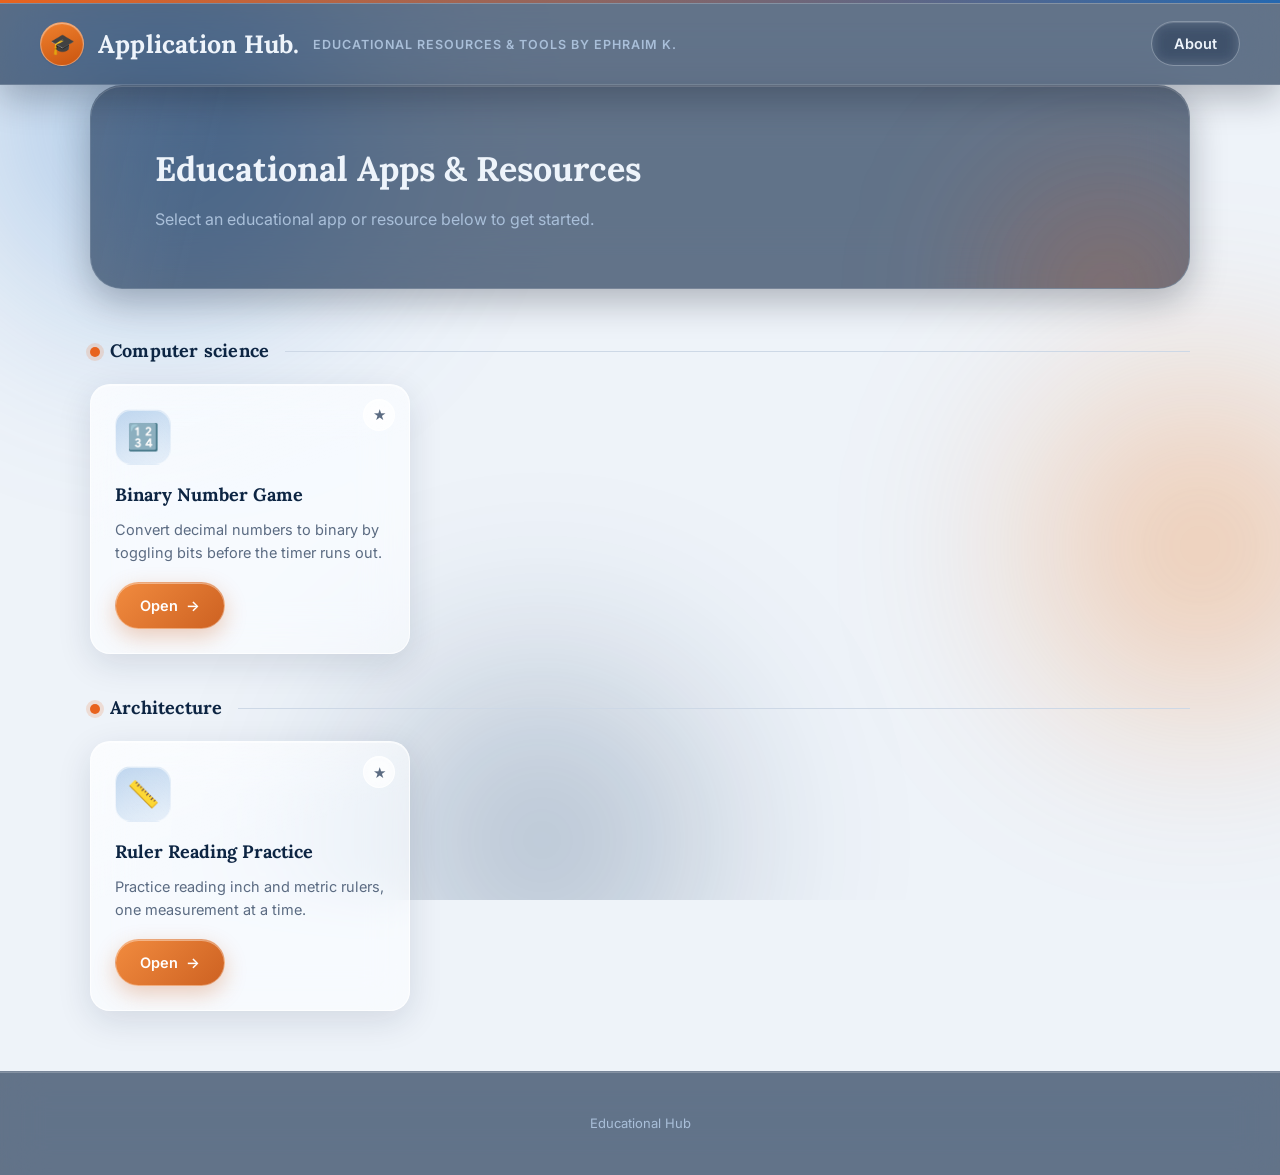
<file: index.html>
<!DOCTYPE html>
<html lang="en">
<head>
    <meta charset="UTF-8">
    <meta name="viewport" content="width=device-width, initial-scale=1.0">
    <title>Educational Application Hub</title>
    <link rel="stylesheet" href="style.css">
</head>

<body>

    <div class="bg-glow" aria-hidden="true">
        <span class="bg-glow__blob bg-glow__blob--1"></span>
        <span class="bg-glow__blob bg-glow__blob--2"></span>
        <span class="bg-glow__blob bg-glow__blob--3"></span>
    </div>

    <header class="topbar">
        <div class="app-brand">
            <h1>Application Hub.</h1>
            <p class="subtitle">educational resources & tools by Ephraim K.</p>
        </div>

        <nav class="nav-actions">
            <a href="about.html" class="nav-button">About</a>
        </nav>
    </header>

    <main>

        <section class="hero">
            <h2>Educational Apps & Resources</h2>
            <p>Select an educational app or resource below to get started.</p>
        </section>

        <section class="favorite-section" id="favoriteSection"></section>
        <div id="categoryContainer"></div>

    </main>

    <footer>
        <p>Educational Hub</p>
    </footer>

    <script src="cursor-glow.js" defer></script>
    <script>
        // This registry is the single source of truth for the app cards.
        // Each app supplies its own icon, which is rendered automatically.
        const Apps = [
            {
                id: 'ruler-reading',
                icon: '📏',
                title: 'Ruler Reading Practice',
                desc: 'Practice reading inch and metric rulers, one measurement at a time.',
                path: 'apps/app1/app1.html',
                category: 'Architecture'
            },
            {
                id: 'binary-game',
                icon: '🔢',
                title: 'Binary Number Game',
                desc: 'Convert decimal numbers to binary by toggling bits before the timer runs out.',
                path: 'apps/app2/app2.html',
                category: 'Computer science'
            }
        ];

        const CATEGORY_ORDER = ['Math', 'Science', 'English', 'History', 'Geography', 'Computer science', 'Study Tools', 'Reference', 'Other', 'Architecture', 'Music', 'Languages', 'Health', 'Social Studies', 'Economics', 'Philosophy', 'Psychology'];

        // favorite application spotlight slot
        const FAVORITE_KEY = 'educationalHubFavoriteAppId';

        function getFavoriteId() {
            return localStorage.getItem(FAVORITE_KEY);
        }

        function setFavoriteId(id) {
            if (id) {
                localStorage.setItem(FAVORITE_KEY, id);
            } else {
                localStorage.removeItem(FAVORITE_KEY);
            }
        }

        function attachGlow(card) {
            card.addEventListener('mousemove', function (e) {
                var rect = card.getBoundingClientRect();
                card.style.setProperty('--mx', ((e.clientX - rect.left) / rect.width * 100) + '%');
                card.style.setProperty('--my', ((e.clientY - rect.top) / rect.height * 100) + '%');
            });
        }

        function createFavToggle(app) {
            var btn = document.createElement('button');
            btn.type = 'button';
            btn.className = 'fav-toggle';
            btn.setAttribute('aria-label', 'Toggle favorite application');
            btn.setAttribute('title', 'Favorite application');
            btn.textContent = '★';
            if (getFavoriteId() === app.id) btn.classList.add('is-fav');

            btn.addEventListener('click', function (e) {
                e.preventDefault();
                e.stopPropagation();
                var isCurrentlyFav = getFavoriteId() === app.id;
                setFavoriteId(isCurrentlyFav ? null : app.id);
                render();
            });

            return btn;
        }

        function createCard(app, featured) {
            var card = document.createElement('article');
            card.className = 'app-card' + (featured ? ' featured' : '');

            if (featured) {
                var badge = document.createElement('div');
                badge.className = 'featured-badge';
                badge.textContent = '★ Favorite App';
                card.appendChild(badge);
            }

            var icon = document.createElement('div');
            icon.className = 'app-icon';
            icon.textContent = app.icon;
            card.appendChild(icon);

            var info = document.createElement('div');
            info.className = 'app-info';
            info.innerHTML =
                '<h3>' + app.title + '</h3>' +
                '<p>' + app.desc + '</p>' +
                '<a href="' + app.path + '" class="app-button">Open</a>';
            card.appendChild(info);

            card.appendChild(createFavToggle(app));
            attachGlow(card);

            return card;
        }

        function render() {
            // ---- favorite spotlight, top and center ----
            var favSection = document.getElementById('favoriteSection');
            favSection.innerHTML = '';
            var favId = getFavoriteId();
            var favApp = null;
            for (var i = 0; i < Apps.length; i++) {
                if (Apps[i].id === favId) { favApp = Apps[i]; break; }
            }
            if (favApp) {
                favSection.style.display = '';
                favSection.appendChild(createCard(favApp, true));
            } else {
                favSection.style.display = 'none';
            }

            // ---- categorized grids ----
            var container = document.getElementById('categoryContainer');
            container.innerHTML = '';

            var byCategory = {};
            Apps.forEach(function (app) {
                if (!byCategory[app.category]) byCategory[app.category] = [];
                byCategory[app.category].push(app);
            });

            var orderedCategories = CATEGORY_ORDER.slice();
            Object.keys(byCategory).forEach(function (cat) {
                if (orderedCategories.indexOf(cat) === -1) orderedCategories.push(cat);
            });

            orderedCategories.forEach(function (cat) {
                var apps = byCategory[cat];
                if (!apps || !apps.length) return;

                var section = document.createElement('section');
                section.className = 'category-section';

                var heading = document.createElement('h3');
                heading.className = 'category-title';
                heading.textContent = cat;
                section.appendChild(heading);

                var grid = document.createElement('div');
                grid.className = 'app-grid';
                apps.forEach(function (app) {
                    grid.appendChild(createCard(app, false));
                });
                section.appendChild(grid);

                container.appendChild(section);
            });
        }

        render();
    </script>

</body>
</html>
</file>
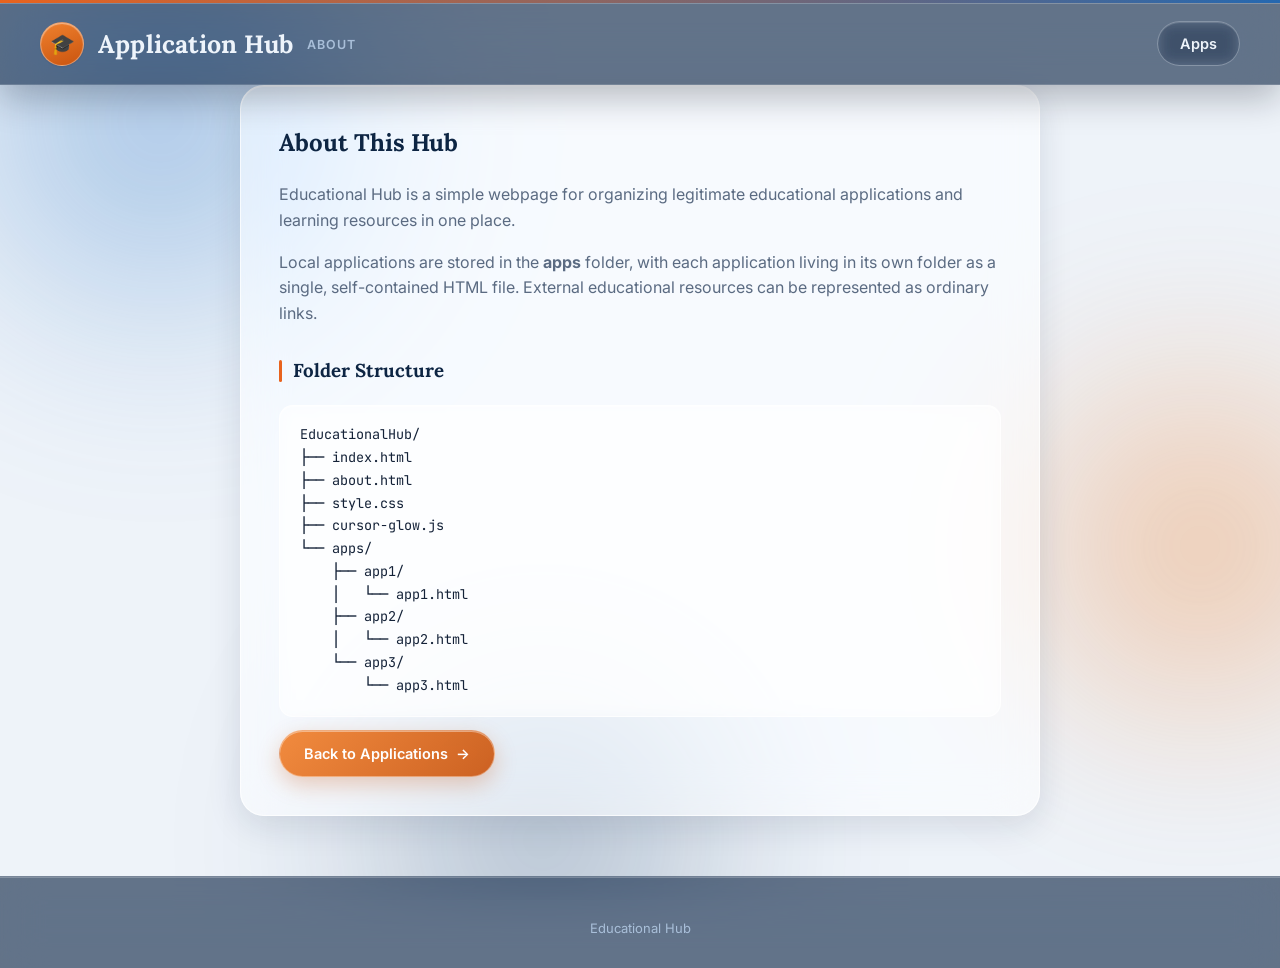
<file: about.html>
<!DOCTYPE html>
<html lang="en">
<head>
    <meta charset="UTF-8">
    <meta name="viewport" content="width=device-width, initial-scale=1.0">
    <title>About - Educational Hub</title>
    <link rel="stylesheet" href="style.css">
</head>

<body>

    <div class="bg-glow" aria-hidden="true">
        <span class="bg-glow__blob bg-glow__blob--1"></span>
        <span class="bg-glow__blob bg-glow__blob--2"></span>
        <span class="bg-glow__blob bg-glow__blob--3"></span>
    </div>

    <header class="topbar">
        <div>
            <h1>Application Hub</h1>
            <p class="subtitle">About</p>
        </div>

        <a href="index.html" class="nav-button">
            Apps
        </a>
    </header>

    <main>

        <section class="about-card">

            <h2>About This Hub</h2>

            <p>
                Educational Hub is a simple webpage for organizing legitimate
                educational applications and learning resources in one place.
            </p>

            <p>
                Local applications are stored in the <strong>apps</strong> folder,
                with each application living in its own folder as a single,
                self-contained HTML file. External educational resources can
                be represented as ordinary links.
            </p>

            <h3>Folder Structure</h3>

            <pre><code>EducationalHub/
├── index.html
├── about.html
├── style.css
├── cursor-glow.js
└── apps/
    ├── app1/
    │   └── app1.html
    ├── app2/
    │   └── app2.html
    └── app3/
        └── app3.html</code></pre>

            <a href="index.html" class="app-button">
                Back to Applications
            </a>

        </section>

    </main>

    <footer>
        <p>Educational Hub</p>
    </footer>

    <script src="cursor-glow.js" defer></script>
</body>
</html>
</file>
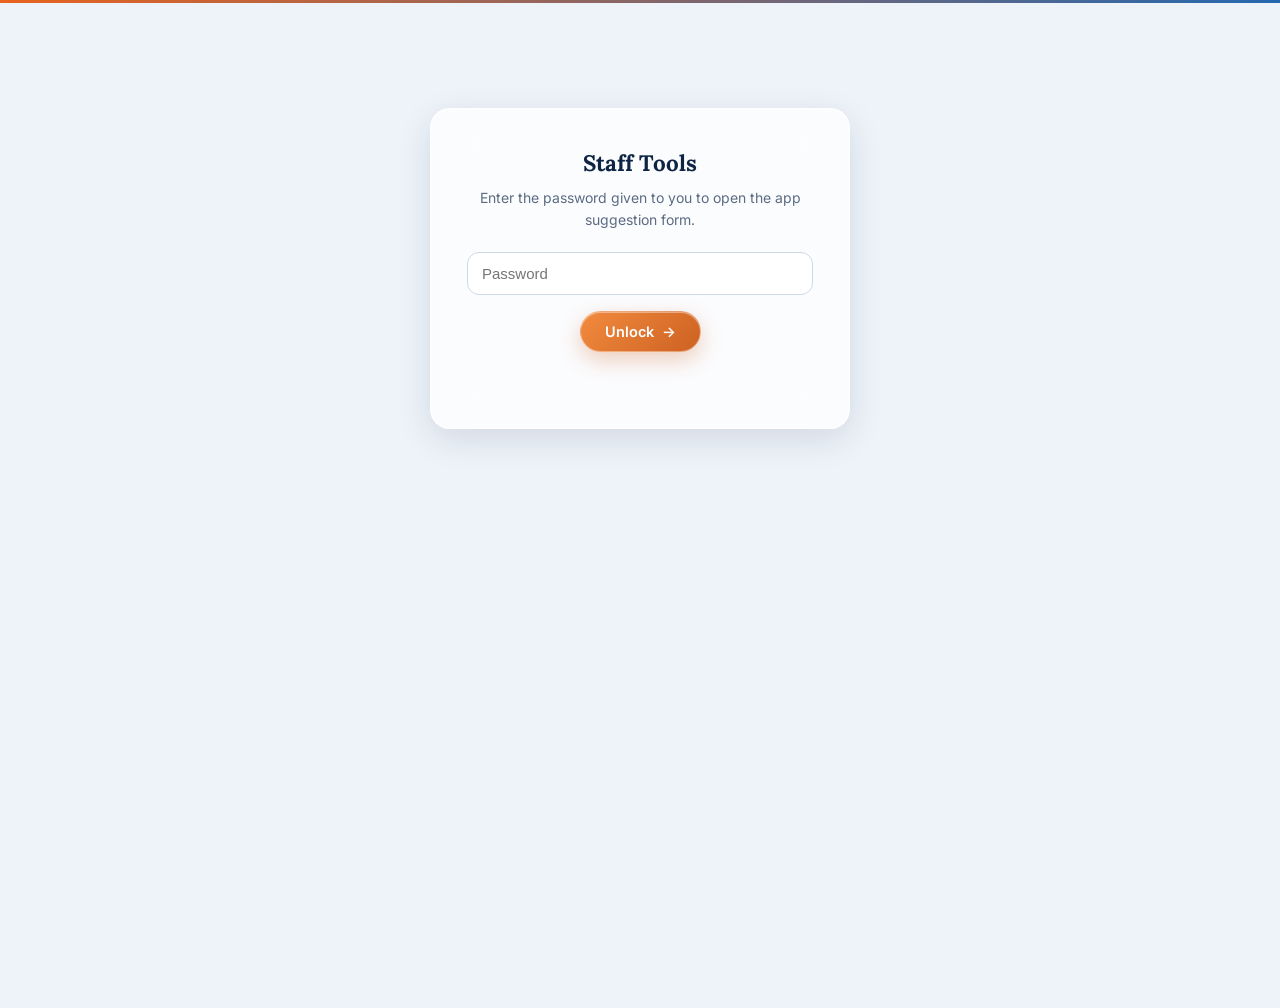
<file: apps/suggest.html>
<!DOCTYPE html>
<html lang="en">
<head>
  <meta charset="UTF-8">
  <meta name="viewport" content="width=device-width, initial-scale=1.0">
  <meta name="robots" content="noindex, nofollow">
  <title>Staff Tools | Educational Hub</title>
  <link rel="stylesheet" href="../style.css">
  <style>
    .gate-page { min-height: 100vh; }
    .gate-main {
      width: min(420px, 90%);
      margin: 12vh auto 0;
      text-align: center;
    }
    .gate-card {
      padding: clamp(24px, 5vw, 36px);
      background: var(--glass-light-bg-strong);
      backdrop-filter: blur(var(--glass-blur));
      border: 1px solid var(--glass-light-border);
      border-radius: 20px;
      box-shadow: inset 0 1px 0 var(--glass-light-highlight), var(--glass-light-shadow);
    }
    .gate-card h2 { margin: 0 0 6px; color: var(--navy-900); font-size: 1.4rem; }
    .gate-card p { margin: 0 0 20px; color: var(--text-dim); font-size: 14px; }
    .gate-input {
      width: 100%;
      padding: 12px 14px;
      border-radius: 12px;
      border: 1px solid var(--border-strong);
      background: var(--surface);
      color: var(--navy-900);
      font-size: 15px;
      box-sizing: border-box;
    }
    .gate-input:focus { outline: none; border-color: var(--blue-500); }
    .gate-actions { margin-top: 16px; }
    .gate-error {
      min-height: 20px;
      margin: 12px 0 0;
      color: #a93b19;
      font-size: 13px;
      font-weight: 600;
    }
    .gate-success { color: #18724a; font-size: 14px; font-weight: 600; margin: 0 0 16px; }
  </style>
</head>
<body class="gate-page">
  <main class="gate-main">
    <section class="gate-card" id="card">
      <div id="lockedView">
        <h2>Staff Tools</h2>
        <p>Enter the password given to you to open the app suggestion form.</p>
        <input type="password" id="pwInput" class="gate-input" placeholder="Password" autocomplete="off">
        <div class="gate-actions">
          <button class="app-button" id="unlockButton" type="button">Unlock</button>
        </div>
        <p class="gate-error" id="gateError"></p>
      </div>

      <div id="unlockedView" style="display:none;">
        <p class="gate-success">Unlocked.</p>
        <h2>Suggest an App</h2>
        <p>This opens a short Google Form suggestions go straight to me, nothing is posted publicly.</p>
        <div class="gate-actions">
          <a class="app-button" id="formLink"
             href="https://docs.google.com/forms/d/e/1FAIpQLSfPPyZYnPicn778eGBmvwOtqndSK60_oSDeH0JeuGXs4zua1w/viewform"
             target="_blank" rel="noopener">Open the form</a>
        </div>
      </div>
    </section>
  </main>

  <script>
    (function () {
      var PASSWORD_HASH = '817045173e23545ef8d72baf5800079a796b53da6b8a0a1e199c161253941a35';

      var pwInput = document.getElementById('pwInput');
      var unlockButton = document.getElementById('unlockButton');
      var gateError = document.getElementById('gateError');
      var lockedView = document.getElementById('lockedView');
      var unlockedView = document.getElementById('unlockedView');

      async function sha256Hex(text) {
        var bytes = new TextEncoder().encode(text);
        var digest = await crypto.subtle.digest('SHA-256', bytes);
        return Array.from(new Uint8Array(digest))
          .map(function (b) { return b.toString(16).padStart(2, '0'); })
          .join('');
      }

      async function tryUnlock() {
        var value = pwInput.value.trim();
        if (!value) return;

        unlockButton.disabled = true;
        var hash = await sha256Hex(value);
        unlockButton.disabled = false;

        if (hash === PASSWORD_HASH) {
          gateError.textContent = '';
          lockedView.style.display = 'none';
          unlockedView.style.display = 'block';
        } else {
          gateError.textContent = 'That password isn\'t right contact me.';
          pwInput.value = '';
          pwInput.focus();
        }
      }

      unlockButton.addEventListener('click', tryUnlock);
      pwInput.addEventListener('keydown', function (e) {
        if (e.key === 'Enter') tryUnlock();
      });
    })();
  </script>
</body>
</html>
</file>
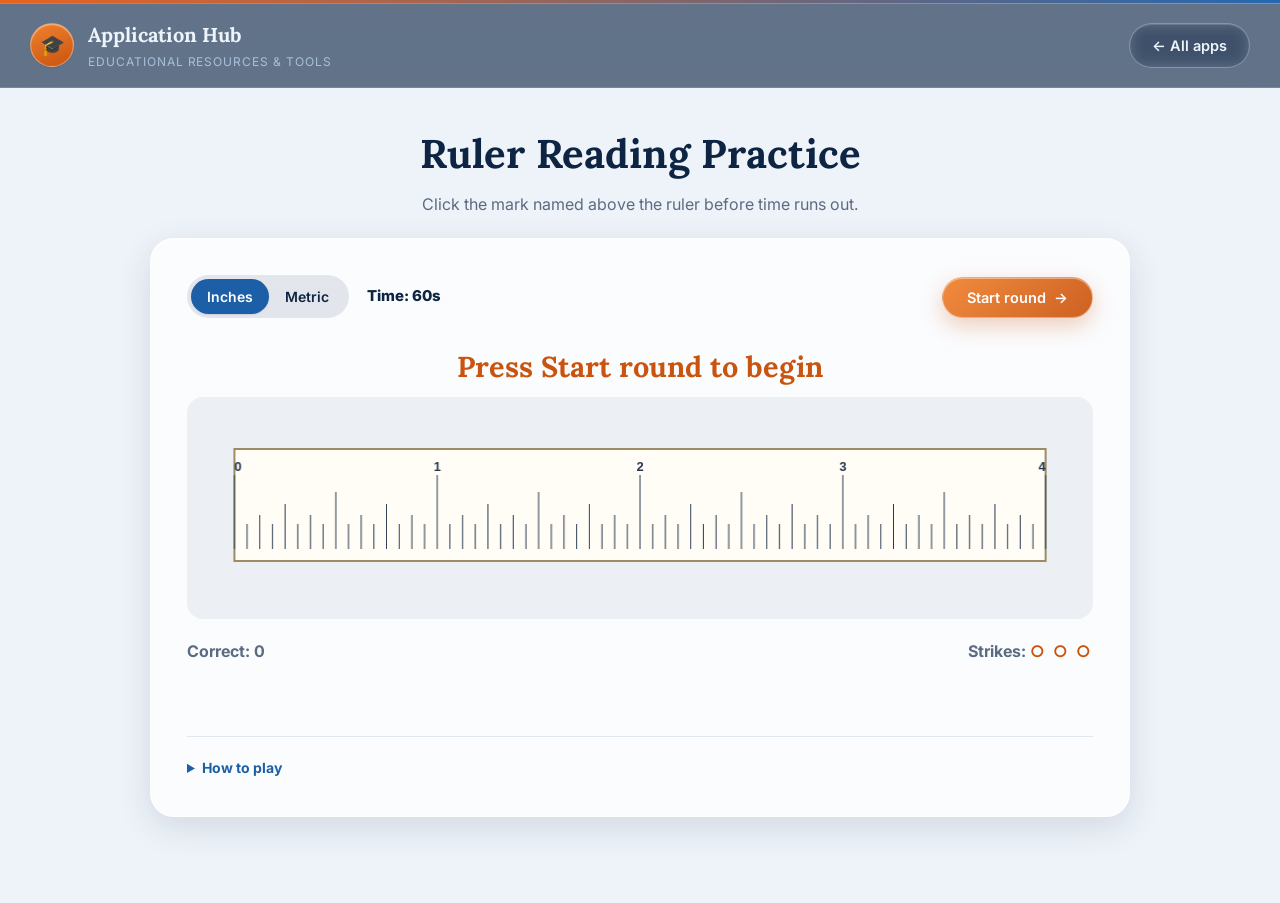
<file: apps/app1/app1.html>
<!DOCTYPE html>
<html lang="en">
<head>
  <meta charset="UTF-8">
  <meta name="viewport" content="width=device-width, initial-scale=1.0">
  <title>Ruler Reading Practice | Educational Hub</title>
  <link rel="stylesheet" href="../../style.css">
  <style>
    .ruler-page { min-height: 100vh; }
    .ruler-page .app-topbar { gap: 20px; }
    .app-brand p { margin: 1px 0 0; color: var(--text-on-dark-dim); font-size: 12px; letter-spacing: .08em; text-transform: uppercase; }
    .ruler-main { width: min(980px, 92%); margin: 34px auto 56px; }
    .practice-intro { text-align: center; margin-bottom: 20px; }
    .practice-intro h2 { margin: 0; color: var(--navy-900); font-size: clamp(1.8rem, 4vw, 2.5rem); }
    .practice-intro p { margin: 6px 0 0; color: var(--text-dim); }
    .practice-card {
      padding: clamp(20px, 4vw, 36px);
      background: var(--glass-light-bg-strong);
      backdrop-filter: blur(var(--glass-blur));
      border: 1px solid var(--glass-light-border);
      border-radius: 24px;
      box-shadow: inset 0 1px 0 var(--glass-light-highlight), var(--glass-light-shadow);
    }
    .mode-row, .game-status { display: flex; justify-content: space-between; align-items: center; gap: 18px; flex-wrap: wrap; }
    .mode-picker { display: inline-flex; padding: 4px; background: rgba(13,37,67,.1); border-radius: 999px; }
    .mode-picker button {
      border: 0; border-radius: 999px; padding: 9px 16px; background: transparent;
      color: var(--navy-900); font: 600 14px Inter, sans-serif; cursor: pointer;
    }
    .mode-picker button[aria-pressed="true"] { color: #fff; background: var(--blue-700); box-shadow: var(--shadow-sm); }
    .timer { margin: 0; color: var(--navy-900); font-size: 15px; font-weight: 800; }
    .timer.is-urgent { color: var(--orange-700); }
    .round-button { margin-left: auto; }
    .target { margin: 30px 0 12px; color: var(--navy-900); text-align: center; font: 700 clamp(1.35rem, 3vw, 1.8rem) Lora, Georgia, serif; }
    .target strong { color: var(--orange-700); }
    .ruler-stage { position: relative; }
    .ruler-wrap { overflow-x: auto; padding: 26px 10px 16px; border-radius: 16px; background: rgba(13,37,67,.06); }
    canvas { display: block; width: 100%; min-width: 650px; height: 180px; cursor: crosshair; touch-action: manipulation; }
    canvas.is-locked { cursor: default; }
    .ruler-overlay {
      position: absolute; inset: 0; display: grid; place-items: center; padding: 20px;
      pointer-events: none; opacity: 0; transition: opacity .3s ease;
    }
    .ruler-overlay.is-visible { opacity: 1; }
    .ruler-overlay__panel {
      max-width: min(440px, 88%); padding: 18px 24px; color: #fff; text-align: center;
      background: rgba(13,37,67,.92); border: 2px solid rgba(255,255,255,.5);
      border-radius: 18px; box-shadow: 0 12px 30px rgba(13,37,67,.3);
      font: 700 clamp(1.1rem, 2.7vw, 1.5rem) Lora, Georgia, serif;
    }
    .ruler-overlay__panel span { display: block; margin-top: 7px; font: 600 14px Inter, sans-serif; }
    .ruler-overlay.countdown .ruler-overlay__panel {
      color: var(--orange-100); font-size: clamp(3.2rem, 9vw, 5rem);
      animation: countdownPop .75s ease-in-out infinite alternate;
    }
    @keyframes countdownPop { from { transform: scale(.82); } to { transform: scale(1.08); } }
    .game-status { margin-top: 20px; }
    .score, .strikes { margin: 0; color: var(--text-dim); font-weight: 700; }
    .strike-dot { color: var(--orange-700); letter-spacing: 2px; }
    .feedback { min-height: 28px; margin: 18px 0 0; text-align: center; font-weight: 700; }
    .feedback.correct { color: #18724a; }
    .feedback.incorrect { color: #a93b19; }
    .feedback.finished { color: var(--navy-900); }
    .help { margin: 26px 0 0; padding-top: 20px; border-top: 1px solid var(--border); color: var(--text-dim); font-size: 14px; }
    .help summary { cursor: pointer; color: var(--blue-700); font-weight: 700; }

    @media (max-width: 600px) {
      .ruler-page .app-topbar { padding: 13px 18px; }
      .app-brand h1 { font-size: 18px; }
      .app-brand p { display: none; }
      .ruler-main { margin-top: 24px; }
      .mode-row, .game-status { justify-content: center; }
      .round-button { margin-left: 0; }
    }
  </style>
</head>
<body class="app-viewer-page ruler-page">
  <header class="app-topbar">
    <div class="app-brand">
      <div>
        <h1>Application Hub</h1>
        <p>Educational resources &amp; tools</p>
      </div>
    </div>
    <a href="../../index.html" class="nav-button">← All apps</a>
  </header>

  <main class="ruler-main">
    <section class="practice-intro">
      <h2>Ruler Reading Practice</h2>
      <p>Click the mark named above the ruler before time runs out.</p>
    </section>

    <section class="practice-card">
      <div class="mode-row">
        <div class="mode-picker" aria-label="Measurement system">
          <button type="button" data-mode="inch" aria-pressed="true">Inches</button>
          <button type="button" data-mode="metric" aria-pressed="false">Metric</button>
        </div>
        <p class="timer" id="timer">Time: 60s</p>
        <button class="app-button round-button" id="restartButton" type="button">Start round</button>
      </div>

      <p class="target" id="target"><strong>Press Start round to begin</strong></p>

      <div class="ruler-stage">
        <div class="ruler-wrap">
          <canvas id="ruler" class="is-locked" width="900" height="180"></canvas>
        </div>
        <div class="ruler-overlay" id="rulerOverlay">
          <div class="ruler-overlay__panel" id="overlayText"></div>
        </div>
      </div>

      <div class="game-status">
        <p class="score" id="score">Correct: 0</p>
        <p class="strikes" id="strikes">Strikes: <span class="strike-dot">○ ○ ○</span></p>
      </div>

      <p class="feedback" id="feedback"></p>

      <details class="help">
        <summary>How to play</summary>
        <p>Click the requested tick mark. A round lasts 60 seconds and ends after three incorrect clicks. Inch mode uses sixteenths on a 4-inch ruler; metric mode uses millimetres on a 10-centimetre ruler.</p>
      </details>
    </section>
  </main>

  <script>
    (function () {
      var mode = 'inch';
      var target = 0;
      var correct = 0;
      var strikes = 0;
      var seconds = 60;
      var gameOver = true;
      var paused = false;
      var hoverTarget = null;
      var timerId = null;
      var nextQuestionId = null;
      var countdownId = null;

      var canvas = document.getElementById('ruler');
      var ctx = canvas.getContext('2d');
      var targetLabel = document.getElementById('target');
      var timerLabel = document.getElementById('timer');
      var scoreLabel = document.getElementById('score');
      var strikesLabel = document.getElementById('strikes');
      var feedback = document.getElementById('feedback');
      var restartButton = document.getElementById('restartButton');
      var rulerOverlay = document.getElementById('rulerOverlay');
      var overlayText = document.getElementById('overlayText');

      function fractionText(value) {
        var whole = Math.floor(value);
        var sixteenths = Math.round((value - whole) * 16);
        if (sixteenths === 16) { whole++; sixteenths = 0; }
        if (!sixteenths) return String(whole);

        function gcd(a, b) { return b ? gcd(b, a % b) : a; }

        var divisor = gcd(sixteenths, 16);
        return (whole ? whole + ' ' : '') + (sixteenths / divisor) + '/' + (16 / divisor);
      }

      function targetText(value) {
        return mode === 'inch'
          ? fractionText(value / 16) + ' in'
          : (value / 10).toFixed(1).replace('.0', '') + ' cm';
      }

      function range() {
        return mode === 'inch' ? 64 : 100;
      }

      function drawRuler() {
        var left = 38;
        var right = canvas.width - 38;
        var base = 126;
        var totalTicks = range();
        var step = (right - left) / totalTicks;

        ctx.clearRect(0, 0, canvas.width, canvas.height);
        ctx.fillStyle = '#fffdf5';
        ctx.fillRect(left, 26, right - left, 112);
        ctx.strokeStyle = '#9c8c61';
        ctx.lineWidth = 2;
        ctx.strokeRect(left, 26, right - left, 112);

        if (hoverTarget !== null) {
          var guideX = left + hoverTarget * step;
          ctx.fillStyle = 'rgba(34, 154, 102, 0.30)';
          ctx.fillRect(left, 28, Math.max(0, guideX - left), 108);
          ctx.strokeStyle = '#18724a';
          ctx.lineWidth = 3;
          ctx.beginPath();
          ctx.moveTo(guideX, 28);
          ctx.lineTo(guideX, 136);
          ctx.stroke();
        }

        ctx.strokeStyle = '#26384f';
        ctx.fillStyle = '#26384f';
        ctx.lineWidth = 1;

        for (var i = 0; i <= totalTicks; i++) {
          var x = left + i * step;
          var size;

          if (mode === 'inch') {
            size = i % 16 === 0 ? 74 : i % 8 === 0 ? 57 : i % 4 === 0 ? 45 : i % 2 === 0 ? 34 : 25;
          } else {
            size = i % 10 === 0 ? 74 : i % 5 === 0 ? 48 : 29;
          }

          ctx.beginPath();
          ctx.moveTo(x, base);
          ctx.lineTo(x, base - size);
          ctx.stroke();

          if ((mode === 'inch' && i % 16 === 0) || (mode === 'metric' && i % 10 === 0)) {
            ctx.font = '600 13px Inter, Arial';
            ctx.textAlign = i === 0 ? 'left' : i === totalTicks ? 'right' : 'center';
            ctx.fillText(mode === 'inch' ? i / 16 : i / 10, x, 48);
          }
        }
      }

      function updateStatus() {
        timerLabel.textContent = 'Time: ' + seconds + 's';
        timerLabel.classList.toggle('is-urgent', seconds <= 10);
        scoreLabel.textContent = 'Correct: ' + correct;

        var marks = '';
        for (var i = 0; i < 3; i++) {
          marks += i < strikes ? '● ' : '○ ';
        }
        strikesLabel.innerHTML = 'Strikes: <span class="strike-dot">' + marks.trim() + '</span>';
      }

      function setOverlay(content, kind) {
        rulerOverlay.className = 'ruler-overlay is-visible' + (kind ? ' ' + kind : '');
        overlayText.innerHTML = content;
      }

      function clearOverlay() {
        rulerOverlay.className = 'ruler-overlay';
        overlayText.textContent = '';
      }

      function lockRuler(locked) {
        canvas.classList.toggle('is-locked', locked);
      }

      function newTarget() {
        target = mode === 'inch'
          ? 4 + Math.floor(Math.random() * 57)
          : 5 + Math.floor(Math.random() * 91);

        hoverTarget = null;
        targetLabel.innerHTML = 'Click <strong>' + targetText(target) + '</strong>';
        drawRuler();
      }

      function endGame(message) {
        gameOver = true;
        paused = true;
        clearInterval(timerId);
        clearTimeout(nextQuestionId);
        clearInterval(countdownId);
        lockRuler(true);

        targetLabel.innerHTML = '<strong>Round complete</strong>';
        feedback.textContent = message + ' You got ' + correct + ' correct.';
        feedback.className = 'feedback finished';
        restartButton.textContent = 'Start new round';
      }

      function beginGame() {
        clearOverlay();
        gameOver = false;
        paused = false;
        lockRuler(false);
        restartButton.textContent = 'Restart round';
        newTarget();

        timerId = setInterval(function () {
          seconds--;
          updateStatus();
          if (seconds <= 0) endGame('Time is up!');
        }, 1000);
      }

      function startRound() {
        clearInterval(timerId);
        clearTimeout(nextQuestionId);
        clearInterval(countdownId);

        correct = 0;
        strikes = 0;
        seconds = 60;
        gameOver = true;
        paused = true;
        hoverTarget = null;

        feedback.textContent = '';
        feedback.className = 'feedback';
        targetLabel.innerHTML = '<strong>Get ready</strong>';
        restartButton.textContent = 'Starting…';
        lockRuler(true);
        updateStatus();
        drawRuler();

        var count = 3;
        setOverlay(String(count), 'countdown');

        countdownId = setInterval(function () {
          count--;

          if (count > 0) {
            setOverlay(String(count), 'countdown');
            return;
          }

          clearInterval(countdownId);
          setOverlay('Go!', 'countdown');
          nextQuestionId = setTimeout(beginGame, 400);
        }, 1000);
      }

      function prepareRound() {
        clearInterval(timerId);
        clearInterval(countdownId);
        clearTimeout(nextQuestionId);

        gameOver = true;
        paused = false;
        hoverTarget = null;
        correct = 0;
        strikes = 0;
        seconds = 60;

        targetLabel.innerHTML = '<strong>Press Start round to begin</strong>';
        feedback.textContent = '';
        feedback.className = 'feedback';
        restartButton.textContent = 'Start round';

        lockRuler(true);
        clearOverlay();
        updateStatus();
        drawRuler();
      }

      function selectionFromEvent(event) {
        var rect = canvas.getBoundingClientRect();
        var x = (event.clientX - rect.left) * (canvas.width / rect.width);
        var left = 38;
        var right = canvas.width - 38;

        if (x < left - 10 || x > right + 10) return null;

        return Math.max(
          0,
          Math.min(range(), Math.round((x - left) / ((right - left) / range())))
        );
      }

      canvas.addEventListener('pointermove', function (event) {
        if (gameOver || paused) return;
        hoverTarget = selectionFromEvent(event);
        drawRuler();
      });

      canvas.addEventListener('pointerleave', function () {
        if (gameOver || paused) return;
        hoverTarget = null;
        drawRuler();
      });

      canvas.addEventListener('click', function (event) {
        if (gameOver || paused) return;

        var selected = selectionFromEvent(event);
        if (selected === null) return;

        paused = true;
        hoverTarget = selected;
        drawRuler();

        if (selected === target) {
          correct++;
          feedback.textContent = 'Correct — find the next mark.';
          feedback.className = 'feedback correct';

          nextQuestionId = setTimeout(function () {
            paused = false;
            newTarget();
          }, 450);
        } else {
          strikes++;
          feedback.textContent = 'Strike ' + strikes + ' of 3.';
          feedback.className = 'feedback incorrect';

          setOverlay(
            'You chose <strong>' + targetText(selected) + '</strong>' +
            '<span>Correct answer: <strong>' + targetText(target) + '</strong></span>',
            'answer'
          );

          if (strikes === 3) {
            gameOver = true;
            clearInterval(timerId);
            lockRuler(true);
            updateStatus();

            nextQuestionId = setTimeout(function () {
              clearOverlay();
              nextQuestionId = setTimeout(function () {
                endGame('Three strikes!');
              }, 320);
            }, 1500);

            return;
          }

          nextQuestionId = setTimeout(function () {
            clearOverlay();
            nextQuestionId = setTimeout(function () {
              paused = false;
              newTarget();
            }, 320);
          }, 1500);
        }

        updateStatus();
      });

      restartButton.addEventListener('click', startRound);

      document.querySelectorAll('[data-mode]').forEach(function (button) {
        button.addEventListener('click', function () {
          mode = button.dataset.mode;

          document.querySelectorAll('[data-mode]').forEach(function (item) {
            item.setAttribute('aria-pressed', item === button ? 'true' : 'false');
          });

          prepareRound();
        });
      });

      prepareRound();
    })();
  </script>
</body>
</html>
</file>
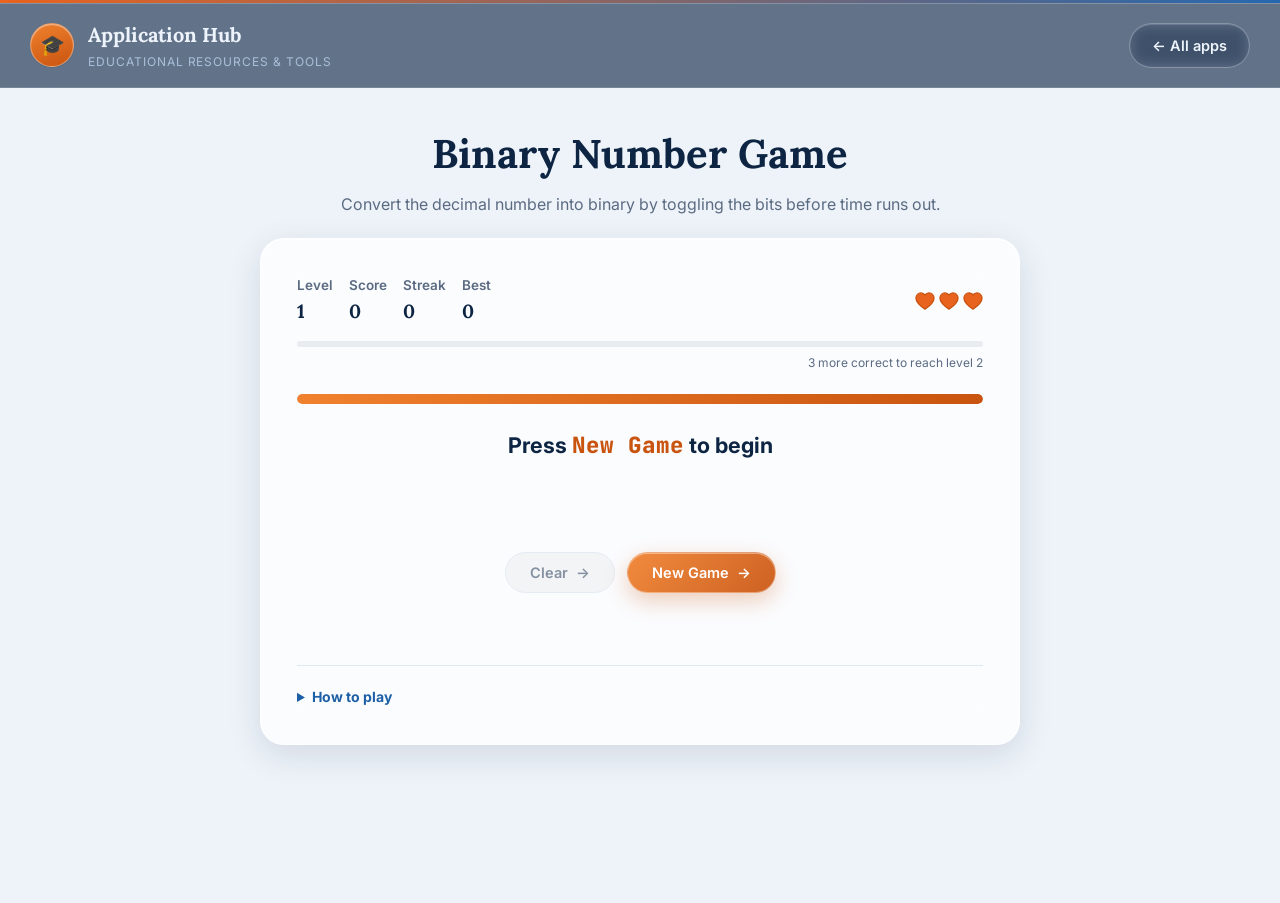
<file: apps/app2/app2.html>
<!DOCTYPE html>
<html lang="en">
<head>
  <meta charset="UTF-8">
  <meta name="viewport" content="width=device-width, initial-scale=1.0">
  <title>Binary Number Game | Educational Hub</title>
  <link rel="stylesheet" href="../../style.css">
  <style>
    .binary-page { min-height: 100vh; }
    .binary-main { width: min(760px, 92%); margin: 34px auto 56px; }
    .app-brand p { margin: 1px 0 0; color: var(--text-on-dark-dim); font-size: 12px; letter-spacing: .08em; text-transform: uppercase; }

    .practice-intro { text-align: center; margin-bottom: 20px; }
    .practice-intro h2 { margin: 0; color: var(--navy-900); font-size: clamp(1.8rem, 4vw, 2.5rem); }
    .practice-intro p { margin: 6px 0 0; color: var(--text-dim); }

    .practice-card {
      padding: clamp(20px, 4vw, 36px);
      background: var(--glass-light-bg-strong);
      backdrop-filter: blur(var(--glass-blur));
      border: 1px solid var(--glass-light-border);
      border-radius: 24px;
      box-shadow: inset 0 1px 0 var(--glass-light-highlight), var(--glass-light-shadow);
    }

    /* ---- status row ---- */
    .stats-row {
      display: flex; flex-wrap: wrap; gap: 10px 22px;
      align-items: center; justify-content: space-between;
    }
    .stat-group { display: flex; flex-wrap: wrap; gap: 16px; }
    .stat { color: var(--text-dim); font-size: 13.5px; font-weight: 600; }
    .stat b { display: block; color: var(--navy-900); font-size: 19px; font-weight: 800; font-family: 'Lora', Georgia, serif; }
    .lives { display: flex; align-items: center; gap: 4px; }
    .lives svg { display: block; }
    .lives .lost { opacity: .55; }

    /* ---- level progress ---- */
    .level-track {
      margin-top: 14px;
      height: 6px; border-radius: 999px;
      background: rgba(13,37,67,.08); overflow: hidden;
    }
    .level-fill {
      height: 100%; width: 0%;
      background: linear-gradient(90deg, var(--blue-500), var(--blue-700));
      transition: width .35s ease;
    }
    .level-caption { margin: 6px 0 0; font-size: 12px; color: var(--text-dim); text-align: right; }

    /* ---- timer ---- */
    .timer-track {
      margin-top: 22px;
      height: 10px; border-radius: 999px;
      background: rgba(13,37,67,.08); overflow: hidden;
    }
    .timer-fill {
      height: 100%; width: 100%; border-radius: 999px;
      background: linear-gradient(90deg, var(--orange-500), var(--orange-700));
      transition: width .1s linear, background-color .2s ease;
    }
    .timer-fill.is-low { background: linear-gradient(90deg, #d64545, #a91f1f); }

    /* ---- target number ---- */
    .target {
      margin: 22px 0 4px; text-align: center;
      color: var(--navy-900);
      font: 700 clamp(1.1rem, 2.6vw, 1.35rem) Inter, sans-serif;
    }
    .target strong {
      display: inline-block; margin-top: 4px;
      color: var(--orange-700);
      font: 800 clamp(2.4rem, 9vw, 3.4rem) 'JetBrains Mono', Consolas, monospace;
      letter-spacing: 1px;
    }

    /* ---- bit toggles ---- */
    .bits-stage {
      display: flex; justify-content: center; gap: clamp(4px, 1.6vw, 10px);
      margin: 26px 0 14px; flex-wrap: nowrap;
      overflow-x: auto; padding: 4px 2px 8px;
    }
    .bit-col { display: flex; flex-direction: column; align-items: center; gap: 6px; flex: 0 0 auto; }
    .bit-place { color: var(--text-dim); font-size: 11px; font-weight: 700; font-family: 'JetBrains Mono', monospace; }
    .bit-btn {
      width: clamp(36px, 9vw, 54px); height: clamp(36px, 9vw, 54px);
      border-radius: 12px; border: 2px solid var(--border-strong);
      background: var(--surface);
      color: var(--navy-900);
      font: 800 clamp(1.1rem, 3vw, 1.5rem) 'JetBrains Mono', Consolas, monospace;
      cursor: pointer;
      transition: transform .12s ease, background-color .15s ease, border-color .15s ease, color .15s ease;
      box-shadow: var(--shadow-sm);
    }
    .bit-btn:hover { transform: translateY(-2px); border-color: var(--blue-500); }
    .bit-btn:active { transform: translateY(0); }
    .bit-btn.is-on {
      background: linear-gradient(160deg, var(--blue-500), var(--blue-700));
      border-color: var(--blue-700);
      color: #fff;
    }
    .bit-btn:disabled { cursor: default; opacity: .7; }

    .binary-readout {
      margin: 4px 0 0; text-align: center;
      color: var(--text-dim); font: 600 14px 'JetBrains Mono', Consolas, monospace;
      letter-spacing: 2px;
    }

    .action-row { display: flex; justify-content: center; gap: 12px; margin-top: 22px; flex-wrap: wrap; }
    .app-button.secondary {
      background: rgba(13,37,67,.08);
      color: var(--navy-900);
      box-shadow: none;
      border: 1px solid var(--border-strong);
    }
    .app-button.secondary:hover { filter: none; background: rgba(13,37,67,.14); box-shadow: none; }
    .app-button:disabled { opacity: .5; cursor: default; transform: none !important; filter: none !important; }

    .feedback { min-height: 30px; margin: 16px 0 0; text-align: center; font-weight: 700; }
    .feedback.correct { color: #18724a; }
    .feedback.incorrect { color: #a93b19; }
    .feedback.finished { color: var(--navy-900); }

    /* correct/incorrect flash on the whole card */
    .practice-card.flash-correct { animation: flashCorrect .5s ease; }
    .practice-card.flash-incorrect { animation: flashIncorrect .5s ease; }
    @keyframes flashCorrect { 0% { box-shadow: 0 0 0 4px rgba(24,114,74,0) inset; } 30% { box-shadow: 0 0 0 4px rgba(24,114,74,.45) inset; } 100% { box-shadow: 0 0 0 4px rgba(24,114,74,0) inset; } }
    @keyframes flashIncorrect { 0% { box-shadow: 0 0 0 4px rgba(169,59,25,0) inset; } 30% { box-shadow: 0 0 0 4px rgba(169,59,25,.45) inset; } 100% { box-shadow: 0 0 0 4px rgba(169,59,25,0) inset; } }
    @keyframes shake { 10%,90% { transform: translateX(-2px); } 20%,80% { transform: translateX(4px); } 30%,50%,70% { transform: translateX(-8px); } 40%,60% { transform: translateX(8px); } }
    .shake { animation: shake .45s ease; }

    .help { margin: 26px 0 0; padding-top: 20px; border-top: 1px solid var(--border); color: var(--text-dim); font-size: 14px; }
    .help summary { cursor: pointer; color: var(--blue-700); font-weight: 700; }

    @media (max-width: 600px) {
      .binary-page .app-topbar { padding: 13px 18px; }
      .app-brand h1 { font-size: 18px; }
      .app-brand p { display: none; }
      .binary-main { margin-top: 24px; }
      .stats-row { justify-content: center; text-align: center; }
      .stat-group { justify-content: center; width: 100%; }
    }

    @media (prefers-reduced-motion: reduce) {
      .practice-card.flash-correct, .practice-card.flash-incorrect, .shake { animation: none !important; }
    }
  </style>
</head>
<body class="app-viewer-page binary-page">
  <header class="app-topbar">
    <div class="app-brand">
      <div>
        <h1>Application Hub</h1>
        <p>Educational resources &amp; tools</p>
      </div>
    </div>
    <a href="../../index.html" class="nav-button">← All apps</a>
  </header>

  <main class="binary-main">
    <section class="practice-intro">
      <h2>Binary Number Game</h2>
      <p>Convert the decimal number into binary by toggling the bits before time runs out.</p>
    </section>

    <section class="practice-card" id="card">
      <div class="stats-row">
        <div class="stat-group">
          <div class="stat">Level<b id="level">1</b></div>
          <div class="stat">Score<b id="score">0</b></div>
          <div class="stat">Streak<b id="streak">0</b></div>
          <div class="stat">Best<b id="best">0</b></div>
        </div>
        <div class="lives" id="lives" aria-label="Lives remaining"></div>
      </div>

      <div class="level-track"><div class="level-fill" id="levelFill"></div></div>
      <p class="level-caption" id="levelCaption">Answer correctly to level up</p>

      <div class="timer-track"><div class="timer-fill" id="timerFill"></div></div>

      <p class="target" id="target">Press <strong style="font-size:1.4rem;">New&nbsp;Game</strong> to begin</p>

      <div class="bits-stage" id="bitsStage"></div>
      <p class="binary-readout" id="binaryReadout">&nbsp;</p>

      <div class="action-row">
        <button class="app-button secondary" id="clearButton" type="button" disabled>Clear</button>
        <button class="app-button" id="restartButton" type="button">New Game</button>
      </div>

      <p class="feedback" id="feedback"></p>

      <details class="help">
        <summary>How to play</summary>
        <p>Toggle the bit buttons to build the binary value that equals the decimal target shown above the round completes automatically the moment your bits match. Each correct answer adds to your score and streak; a wrong answer or an empty timer costs a life. Get three answers right at a level to unlock the next one the register grows from 4 bits up to a full byte (8 bits, so the leftmost bit is worth 128), while the time per question keeps shrinking. Leveling up pauses briefly so you can see the new rules before the clock starts.</p>
      </details>
    </section>
  </main>

  <script>
    (function () {

      var LEVELS = [
        { bits: 4, time: 20 },
        { bits: 5, time: 18 },
        { bits: 6, time: 16 },
        { bits: 7, time: 14 },
        { bits: 8, time: 12 }
      ];
      var LEVEL_UP_DELAY = 1600; 
      var CORRECT_PER_LEVEL = 3;
      var START_LIVES = 3;
      var BEST_KEY = 'binaryGameHighScore';

      var levelIndex = 0;
      var bits = [];
      var target = 0;
      var score = 0;
      var streak = 0;
      var lives = START_LIVES;
      var levelCorrect = 0;
      var best = Number(localStorage.getItem(BEST_KEY)) || 0;
      var timeLeft = 0;
      var timerId = null;
      var gameOver = true;
      var busy = false;

      var card = document.getElementById('card');
      var levelLabel = document.getElementById('level');
      var scoreLabel = document.getElementById('score');
      var streakLabel = document.getElementById('streak');
      var bestLabel = document.getElementById('best');
      var livesEl = document.getElementById('lives');
      var levelFill = document.getElementById('levelFill');
      var levelCaption = document.getElementById('levelCaption');
      var timerFill = document.getElementById('timerFill');
      var targetLabel = document.getElementById('target');
      var bitsStage = document.getElementById('bitsStage');
      var binaryReadout = document.getElementById('binaryReadout');
      var clearButton = document.getElementById('clearButton');
      var restartButton = document.getElementById('restartButton');
      var feedback = document.getElementById('feedback');

      bestLabel.textContent = best;

      function currentLevel() {
        return LEVELS[Math.min(levelIndex, LEVELS.length - 1)];
      }

      function placeValue(i, total) {
        return Math.pow(2, total - 1 - i);
      }

      function buildBitButtons() {
        var lvl = currentLevel();
        bits = new Array(lvl.bits).fill(0);
        bitsStage.innerHTML = '';

        for (var i = 0; i < lvl.bits; i++) {
          (function (index) {
            var col = document.createElement('div');
            col.className = 'bit-col';

            var place = document.createElement('span');
            place.className = 'bit-place';
            place.textContent = placeValue(index, lvl.bits);
            col.appendChild(place);

            var btn = document.createElement('button');
            btn.type = 'button';
            btn.className = 'bit-btn';
            btn.textContent = '0';
            btn.setAttribute('aria-pressed', 'false');
            btn.addEventListener('click', function () {
              if (gameOver || busy) return;
              bits[index] = bits[index] ? 0 : 1;
              btn.textContent = String(bits[index]);
              btn.classList.toggle('is-on', !!bits[index]);
              btn.setAttribute('aria-pressed', bits[index] ? 'true' : 'false');
              updateReadout();
              if (bitsValue() === target) {
                handleAnswer(true, false);
              }
            });
            col.appendChild(btn);

            bitsStage.appendChild(col);
          })(i);
        }

        updateReadout();
      }

      function updateReadout() {
        binaryReadout.textContent = bits.join('');
      }

      function bitsValue() {
        var value = 0;
        for (var i = 0; i < bits.length; i++) {
          value += bits[i] * placeValue(i, bits.length);
        }
        return value;
      }

      function setBitsEnabled(enabled) {
        var buttons = bitsStage.querySelectorAll('.bit-btn');
        buttons.forEach(function (b) { b.disabled = !enabled; });
        clearButton.disabled = !enabled;
      }
      // outlined for a life lost.
      function heartIcon(filled) {
        var fill = filled ? 'var(--orange-600)' : 'none';
        var stroke = filled ? 'var(--orange-700)' : 'var(--border-strong)';
        return '<svg class="' + (filled ? '' : 'lost') + '" width="20" height="20" viewBox="0 0 32 29" ' +
          'aria-hidden="true"><path d="M16 27.5C6 21 1.5 15.6 1.5 9.8 1.5 5 5.2 1.5 9.7 1.5c2.7 0 5.1 1.4 6.3 3.6 ' +
          '1.2-2.2 3.6-3.6 6.3-3.6 4.5 0 8.2 3.5 8.2 8.3 0 5.8-4.5 11.2-14.5 17.7z" ' +
          'fill="' + fill + '" stroke="' + stroke + '" stroke-width="2" stroke-linejoin="round"/></svg>';
      }

      function renderLives() {
        var html = '';
        for (var i = 0; i < START_LIVES; i++) {
          html += heartIcon(i < lives);
        }
        livesEl.innerHTML = html;
      }

      function renderStatus() {
        levelLabel.textContent = levelIndex + 1;
        scoreLabel.textContent = score;
        streakLabel.textContent = streak;
        renderLives();

        var pct = Math.min(100, (levelCorrect / CORRECT_PER_LEVEL) * 100);
        levelFill.style.width = pct + '%';
        levelCaption.textContent = levelIndex >= LEVELS.length - 1
          ? 'Max level reached — keep the streak going!'
          : (CORRECT_PER_LEVEL - levelCorrect) + ' more correct to reach level ' + (levelIndex + 2);
      }

      function newTarget() {
        var lvl = currentLevel();
        var max = Math.pow(2, lvl.bits) - 1;
        target = 1 + Math.floor(Math.random() * max); // avoid 0 for a real challenge
        targetLabel.innerHTML = 'Convert to binary<br><strong>' + target + '</strong>';
        buildBitButtons();
      }

      function stopTimer() {
        clearInterval(timerId);
        timerId = null;
      }

      function startTimer() {
        var lvl = currentLevel();
        timeLeft = lvl.time * 10; // tenths of a second, for smooth bar
        updateTimerBar();

        stopTimer();
        timerId = setInterval(function () {
          timeLeft--;
          updateTimerBar();
          if (timeLeft <= 0) {
            stopTimer();
            handleAnswer(false, true);
          }
        }, 100);
      }

      function updateTimerBar() {
        var lvl = currentLevel();
        var pct = Math.max(0, (timeLeft / (lvl.time * 10)) * 100);
        timerFill.style.width = pct + '%';
        timerFill.classList.toggle('is-low', pct <= 25);
      }

      function flashCard(kind) {
        card.classList.remove('flash-correct', 'flash-incorrect');
        void card.offsetWidth;
        card.classList.add(kind === 'correct' ? 'flash-correct' : 'flash-incorrect');
      }

      function handleAnswer(isCorrect, timedOut) {
        if (gameOver || busy) return;
        busy = true;
        stopTimer();
        setBitsEnabled(false);

        if (isCorrect) {
          var lvl = currentLevel();
          var bonus = Math.min(streak, 10) * 2;
          var gained = 10 * (levelIndex + 1) + bonus;
          score += gained;
          streak++;
          levelCorrect++;

          flashCard('correct');
          feedback.textContent = 'Correct! +' + gained + ' points.';
          feedback.className = 'feedback correct';

          var leveledUp = false;
          if (levelCorrect >= CORRECT_PER_LEVEL && levelIndex < LEVELS.length - 1) {
            levelIndex++;
            levelCorrect = 0;
            leveledUp = true;
            feedback.textContent = 'Level up! Now level ' + (levelIndex + 1) +
              ' — ' + currentLevel().bits + ' bits, ' + currentLevel().time + 's per question.';
            feedback.className = 'feedback correct';
          }

          renderStatus();
          setTimeout(function () {
            if (gameOver) return;
            busy = false;
            feedback.textContent = '';
            feedback.className = 'feedback';
            newTarget();
            setBitsEnabled(true);
            startTimer();
          }, leveledUp ? LEVEL_UP_DELAY : 700);
        } else {
          streak = 0;
          lives--;

          flashCard('incorrect');
          card.classList.add('shake');
          setTimeout(function () { card.classList.remove('shake'); }, 460);

          feedback.textContent = (timedOut ? "Time's up! " : 'Not quite. ') +
            'The answer was ' + target.toString(2).padStart(bits.length, '0') + '.';
          feedback.className = 'feedback incorrect';

          renderStatus();

          if (lives <= 0) {
            setTimeout(endGame, 900);
            return;
          }

          setTimeout(function () {
            if (gameOver) return;
            busy = false;
            feedback.textContent = '';
            feedback.className = 'feedback';
            newTarget();
            setBitsEnabled(true);
            startTimer();
          }, 1200);
        }
      }

      function endGame() {
        gameOver = true;
        busy = false;
        stopTimer();
        setBitsEnabled(false);

        if (score > best) {
          best = score;
          localStorage.setItem(BEST_KEY, String(best));
          bestLabel.textContent = best;
          feedback.textContent = 'Game over — new best score: ' + score + '!';
        } else {
          feedback.textContent = 'Game over — final score: ' + score + '.';
        }
        feedback.className = 'feedback finished';
        targetLabel.innerHTML = '<strong style="font-size:1.4rem;">Game over</strong>';
        restartButton.textContent = 'Play again';
      }

      function startGame() {
        stopTimer();
        levelIndex = 0;
        score = 0;
        streak = 0;
        lives = START_LIVES;
        levelCorrect = 0;
        gameOver = false;
        busy = false;

        feedback.textContent = '';
        feedback.className = 'feedback';
        restartButton.textContent = 'Restart';

        renderStatus();
        newTarget();
        setBitsEnabled(true);
        startTimer();
      }

      clearButton.addEventListener('click', function () {
        if (gameOver || busy) return;
        var buttons = bitsStage.querySelectorAll('.bit-btn');
        buttons.forEach(function (b, i) {
          bits[i] = 0;
          b.textContent = '0';
          b.classList.remove('is-on');
          b.setAttribute('aria-pressed', 'false');
        });
        updateReadout();
      });

      restartButton.addEventListener('click', startGame);

      renderStatus();
    })();
  </script>
</body>
</html>
</file>
<file: style.css>
@import url('https://fonts.googleapis.com/css2?family=Inter:wght@400;500;600;700&family=Lora:wght@600;700&family=JetBrains+Mono:wght@400;600&display=swap');

* {
    box-sizing: border-box;
}

:root {
    /* Navy / blue -- primary identity */
    --navy-900: #0d2543;
    --navy-800: #123761;
    --blue-700: #1d5fa6;
    --blue-600: #2568b0;
    --blue-500: #3c82cc;
    --blue-100: #e6f0fa;

    /* Orange -- accent / calls to action */
    --orange-700: #c9540f;
    --orange-600: #e8631e;
    --orange-500: #f0812e;
    --orange-100: #fdecdd;

    /* Neutrals */
    --bg: #eef3f9;
    --surface: #ffffff;
    --border: #e1e7ef;
    --border-strong: #cdd8e6;
    --text: #142238;
    --text-dim: #5b6b82;
    --text-on-dark: #eef4fb;
    --text-on-dark-dim: #a9bfd9;

    --shadow-sm: 0 1px 2px rgba(13, 37, 67, 0.06), 0 1px 1px rgba(13, 37, 67, 0.04);
    --shadow-md: 0 8px 20px rgba(13, 37, 67, 0.08), 0 2px 6px rgba(13, 37, 67, 0.06);
    --shadow-lg: 0 20px 44px rgba(13, 37, 67, 0.14);
    --glass-blur: 22px;

    --glass-light-bg: rgba(255, 255, 255, 0.58);
    --glass-light-bg-strong: rgba(255, 255, 255, 0.74);
    --glass-light-border: rgba(255, 255, 255, 0.7);
    --glass-light-highlight: rgba(255, 255, 255, 0.55);
    --glass-light-shadow: 0 10px 34px rgba(13, 37, 67, 0.12);
    --glass-light-shadow-hover: 0 18px 44px rgba(13, 37, 67, 0.18);

    --glass-dark-bg: rgba(13, 37, 67, 0.62);
    --glass-dark-border: rgba(255, 255, 255, 0.14);
    --glass-dark-highlight: rgba(255, 255, 255, 0.22);
    --glass-dark-shadow: 0 12px 36px rgba(6, 16, 30, 0.28);
}

html {
    scroll-behavior: smooth;
}

body {
    margin: 0;
    min-height: 100vh;
    position: relative;

    font-family: 'Inter', Arial, Helvetica, sans-serif;
    line-height: 1.6;

    color: var(--text);
    background: var(--bg);

    overflow-x: hidden;
}

.bg-glow {
    position: fixed;
    inset: 0;
    z-index: -1;
    overflow: hidden;
    pointer-events: none;
}

.bg-glow__blob {
    position: absolute;
    border-radius: 50%;
    filter: blur(90px);
    opacity: 0.5;
}

.bg-glow__blob--1 {
    width: 560px;
    height: 560px;
    top: -160px;
    left: -120px;
    background: radial-gradient(circle, var(--blue-500), transparent 70%);
    animation: glowDrift1 50s ease-in-out infinite alternate;
}

.bg-glow__blob--2 {
    width: 480px;
    height: 480px;
    top: 34%;
    right: -160px;
    background: radial-gradient(circle, var(--orange-500), transparent 70%);
    animation: glowDrift2 60s ease-in-out infinite alternate;
}

.bg-glow__blob--3 {
    width: 520px;
    height: 520px;
    bottom: -200px;
    left: 22%;
    background: radial-gradient(circle, var(--navy-800), transparent 70%);
    opacity: 0.35;
    animation: glowDrift3 70s ease-in-out infinite alternate;
}

@keyframes glowDrift1 {
    from { transform: translate(0, 0); }
    to   { transform: translate(70px, 50px); }
}
@keyframes glowDrift2 {
    from { transform: translate(0, 0); }
    to   { transform: translate(-60px, 70px); }
}
@keyframes glowDrift3 {
    from { transform: translate(0, 0); }
    to   { transform: translate(50px, -60px); }
}

h1, h2, h3 {
    font-family: 'Lora', Georgia, serif;
}

/* Thin school-color bar fixed to the very top of the viewport --
   a simple, classic branding touch that now sits above the glass. */
body::before {
    content: '';
    position: fixed;
    top: 0; left: 0; right: 0;
    height: 3px;
    z-index: 60;
    background: linear-gradient(90deg, var(--orange-600), var(--blue-600));
    pointer-events: none;
}

::-webkit-scrollbar {
    width: 10px;
    height: 10px;
}
::-webkit-scrollbar-track {
    background: var(--bg);
}
::-webkit-scrollbar-thumb {
    background: var(--border-strong);
    border-radius: 10px;
    border: 2px solid var(--bg);
}
::-webkit-scrollbar-thumb:hover {
    background: var(--blue-500);
}

::selection {
    background: var(--orange-100);
    color: var(--navy-900);
}

:focus-visible {
    outline: 2px solid var(--blue-600);
    outline-offset: 3px;
    border-radius: 6px;
}

.cursor-glow-canvas {
    position: fixed;
    inset: 0;
    z-index: 9999;
    pointer-events: none;
}

.topbar {
    display: flex;
    justify-content: space-between;
    align-items: center;

    padding: 18px 40px;
    margin-top: 3px; /* clears the fixed color bar */

    background: var(--glass-dark-bg);
    backdrop-filter: blur(var(--glass-blur)) saturate(160%);
    -webkit-backdrop-filter: blur(var(--glass-blur)) saturate(160%);
    border-bottom: 1px solid var(--glass-dark-border);
    box-shadow:
        inset 0 1px 0 var(--glass-dark-highlight),
        var(--glass-dark-shadow);

    position: sticky;
    top: 3px;
    z-index: 50;
}

.topbar > div,
.app-brand {
    display: flex;
    align-items: center;
    gap: 14px;
}

/* Small circular monogram badge standing in for a school/hub crest */
.topbar > div::before,
.app-brand::before {
    content: '\1F393';
    display: flex;
    align-items: center;
    justify-content: center;
    flex: 0 0 auto;

    width: 42px;
    height: 42px;

    font-size: 20px;

    background: linear-gradient(160deg, var(--orange-500), var(--orange-700));
    border-radius: 50%;
    border: 1px solid rgba(255, 255, 255, 0.35);
    box-shadow:
        inset 0 1px 1px rgba(255, 255, 255, 0.45),
        var(--shadow-sm);
}

.topbar h1 {
    margin: 0;

    color: var(--text-on-dark);
    font-size: 25px;
    font-weight: 700;
    letter-spacing: 0.2px;
}

.subtitle {
    margin: 2px 0 0;
    color: var(--text-on-dark-dim);
    font-family: 'Inter', sans-serif;
    font-size: 12.5px;
    font-weight: 600;
    letter-spacing: 1px;
    text-transform: uppercase;
}


/* =========================
   NAVIGATION
========================= */

.nav-actions {
    display: flex;
    align-items: center;
    gap: 12px;
}

.nav-button {
    display: inline-block;

    padding: 10px 22px;

    color: var(--text-on-dark);
    background: rgba(255, 255, 255, 0.08);
    backdrop-filter: blur(8px);
    -webkit-backdrop-filter: blur(8px);
    border: 1px solid rgba(238, 244, 251, 0.32);

    text-decoration: none;
    border-radius: 999px;
    font-weight: 600;
    font-size: 14.5px;

    box-shadow: inset 0 1px 0 rgba(255, 255, 255, 0.14);
    transition: background-color 0.2s ease, border-color 0.2s ease, transform 0.2s ease;
}

.nav-button:hover {
    background: rgba(238, 244, 251, 0.16);
    border-color: var(--orange-500);
    transform: translateY(-1px);
}

.nav-button:active {
    background: rgba(238, 244, 251, 0.22);
    transform: translateY(0);
}

.app-button,
.home-button,
.fullscreen-button,
.back-button {
    display: inline-flex;
    align-items: center;
    gap: 8px;

    padding: 11px 24px;

    color: #ffffff;
    background: linear-gradient(135deg, rgba(240, 129, 46, 0.92), rgba(201, 84, 15, 0.92));
    backdrop-filter: blur(10px);
    -webkit-backdrop-filter: blur(10px);
    border: 1px solid rgba(255, 255, 255, 0.35);

    text-decoration: none;
    border-radius: 999px;

    font-family: 'Inter', sans-serif;
    font-weight: 600;
    font-size: 14.5px;
    cursor: pointer;

    box-shadow:
        inset 0 1px 0 rgba(255, 255, 255, 0.4),
        0 8px 22px rgba(201, 84, 15, 0.28);
    transition: background-color 0.18s ease, transform 0.18s ease, box-shadow 0.18s ease, filter 0.18s ease;
}

.app-button:hover,
.home-button:hover,
.fullscreen-button:hover,
.back-button:hover {
    filter: brightness(1.08);
    transform: translateY(-2px);
    box-shadow:
        inset 0 1px 0 rgba(255, 255, 255, 0.5),
        0 14px 32px rgba(201, 84, 15, 0.36);
}

.app-button:active,
.home-button:active,
.fullscreen-button:active,
.back-button:active {
    transform: translateY(0);
    filter: brightness(0.96);
}

.fullscreen-button svg {
    width: 16px;
    height: 16px;
}


/* =========================
   MAIN
========================= */

main {
    width: min(1100px, 90%);
    margin: 0 auto 60px;
}
.hero {
    position: relative;
    overflow: hidden;

    width: 100%;
    margin: 0 0 48px;
    padding: 56px clamp(24px, 6vw, 64px);

    border-radius: 32px;
    background: var(--glass-dark-bg);
    backdrop-filter: blur(30px) saturate(160%);
    -webkit-backdrop-filter: blur(30px) saturate(160%);
    border: 1px solid var(--glass-dark-border);
    box-shadow:
        inset 0 1px 0 var(--glass-dark-highlight),
        var(--glass-dark-shadow);
}

/* Diagonal light sheen, like a reflection sweeping across curved glass */
.hero::before {
    content: '';
    position: absolute;
    top: -60%;
    left: -20%;
    width: 70%;
    height: 220%;
    background: linear-gradient(115deg, rgba(255, 255, 255, 0.16), transparent 45%);
    transform: rotate(-12deg);
    pointer-events: none;
}

/* One soft color bloom for warmth, tucked in the far corner */
.hero::after {
    content: '';
    position: absolute;
    width: 320px;
    height: 320px;
    bottom: -160px;
    right: -80px;
    border-radius: 50%;
    filter: blur(70px);
    background: radial-gradient(circle, rgba(232, 99, 30, 0.4), transparent 70%);
    pointer-events: none;
    animation: driftSoft 46s ease-in-out infinite alternate;
}

@keyframes driftSoft {
    from { transform: translate(0, 0) scale(1); }
    to   { transform: translate(-4%, 4%) scale(1.08); }
}

.hero h2,
.hero p {
    position: relative;
    max-width: 620px;
}

.hero h2 {
    margin: 0 0 10px;

    color: var(--text-on-dark);
    font-size: 34px;
    font-weight: 700;
}

.hero p {
    margin: 0;
    color: var(--text-on-dark-dim);
    font-size: 16px;
}


/* =========================
   APP GRID
========================= */

.app-grid {
    display: grid;

    grid-template-columns:
        repeat(auto-fill, minmax(260px, 320px));

    gap: 20px;
}


/* =========================
   CATEGORIES
   Styled like a course catalog: a colored subject tab rather than a
   fading rule line.
========================= */

.category-section {
    margin-bottom: 40px;
}

.category-title {
    display: flex;
    align-items: center;
    margin: 0 0 18px;

    color: var(--navy-900);
    font-size: 18px;
    font-weight: 700;
    letter-spacing: 0.2px;
}

.category-title::before {
    content: '';
    display: inline-block;
    width: 10px;
    height: 10px;
    margin-right: 10px;
    border-radius: 50%;
    background: var(--orange-600);
    box-shadow: 0 0 0 4px rgba(232, 99, 30, 0.16);
}

.category-title::after {
    content: '';
    flex: 1;
    height: 1px;
    margin-left: 16px;
    background: var(--border-strong);
}


/* =========================
   FAVORITE SPOTLIGHT
   Rendered as a wide "pinned resource" banner rather than a large
   centered glowing card, so it reads like a dashboard quick-access
   strip instead of a hero game tile.
========================= */

.favorite-section {
    display: flex;
    margin-bottom: 40px;
}

.app-card.featured {
    width: 100%;
    max-width: none;
    min-height: 0;

    flex-direction: row;
    flex-wrap: wrap;
    align-items: center;
    row-gap: 6px;
    column-gap: 24px;

    padding: 26px 30px;

    background: var(--glass-light-bg-strong);
    border: 1px solid var(--glass-light-border);
    border-radius: 20px;
    box-shadow:
        inset 4px 0 0 rgba(232, 99, 30, 0.55),
        inset 0 1px 0 var(--glass-light-highlight),
        var(--glass-light-shadow);
}

.app-card.featured .app-icon {
    width: 60px;
    height: 60px;
    margin-bottom: 0;
    font-size: 28px;
}

.app-card.featured .app-info {
    flex: 1;
}

.app-card.featured .app-info h3 {
    font-size: 20px;
}

.app-card.featured .app-info p {
    margin-bottom: 0;
}

.app-card.featured .app-button {
    margin-top: 14px;
}

.featured-badge {
    display: inline-flex;
    align-items: center;
    gap: 6px;

    color: var(--orange-700);
    font-family: 'Inter', sans-serif;
    font-size: 11.5px;
    font-weight: 700;
    letter-spacing: 0.6px;
    text-transform: uppercase;
}

.app-card.featured .featured-badge {
    flex: 1 0 100%;
    order: -1;
}


/* =========================
   FAVORITE TOGGLE (star)
========================= */

.app-card .fav-toggle {
    position: absolute;
    top: 14px;
    right: 14px;

    width: 32px;
    height: 32px;

    display: flex;
    align-items: center;
    justify-content: center;

    background: rgba(255, 255, 255, 0.5);
    backdrop-filter: blur(6px);
    -webkit-backdrop-filter: blur(6px);
    border: 1.5px solid rgba(255, 255, 255, 0.7);
    border-radius: 50%;

    color: var(--text-dim);
    font-size: 15px;
    line-height: 1;
    cursor: pointer;

    box-shadow: inset 0 1px 0 rgba(255, 255, 255, 0.5);
    transition: color 0.18s ease, border-color 0.18s ease, transform 0.18s ease, background-color 0.18s ease;
}

.app-card .fav-toggle:hover {
    transform: scale(1.08);
    color: var(--orange-600);
    border-color: var(--orange-500);
}

.app-card .fav-toggle.is-fav {
    color: var(--orange-600);
    border-color: var(--orange-500);
    background: var(--orange-100);
}

.app-card.featured .fav-toggle {
    position: static;
    align-self: flex-start;
    margin-left: auto;
}

.app-card {
    display: flex;
    flex-direction: column;

    min-height: 240px;

    padding: 24px;

    background: var(--glass-light-bg);
    backdrop-filter: blur(var(--glass-blur)) saturate(160%);
    -webkit-backdrop-filter: blur(var(--glass-blur)) saturate(160%);
    border: 1px solid var(--glass-light-border);
    border-radius: 20px;

    position: relative;
    overflow: hidden;

    box-shadow:
        inset 0 1px 0 var(--glass-light-highlight),
        var(--glass-light-shadow);
    transition: transform 0.22s ease, border-color 0.22s ease, box-shadow 0.22s ease;
}
.app-card::before {
    content: '';
    position: absolute;
    inset: 0;
    background: linear-gradient(160deg, rgba(255, 255, 255, 0.4), transparent 42%);
    pointer-events: none;
}
.app-card::after {
    content: '';
    position: absolute;
    inset: 0;
    background: radial-gradient(240px circle at var(--mx, 50%) var(--my, 50%), rgba(255, 255, 255, 0.4), transparent 60%);
    opacity: 0;
    transition: opacity 0.3s ease;
    pointer-events: none;
}

.app-card:hover::after {
    opacity: 1;
}

/* Keep real content above the sheen/glow layers */
.app-card > * {
    position: relative;
    z-index: 1;
}

.app-card:hover {
    border-color: rgba(60, 130, 204, 0.55);
    transform: translateY(-4px);
    box-shadow:
        inset 0 1px 0 var(--glass-light-highlight),
        var(--glass-light-shadow-hover);
}


/* =========================
   APP ICON
========================= */

.app-icon {
    display: flex;

    align-items: center;
    justify-content: center;

    width: 56px;
    height: 56px;

    margin-bottom: 16px;

    font-size: 26px;

    background: linear-gradient(160deg, rgba(60, 130, 204, 0.32), rgba(60, 130, 204, 0.1));
    backdrop-filter: blur(6px);
    -webkit-backdrop-filter: blur(6px);
    border: 1px solid rgba(255, 255, 255, 0.5);
    border-radius: 16px;
    box-shadow: inset 0 1px 0 rgba(255, 255, 255, 0.5);

    transition: transform 0.2s ease;
}

.app-card:hover .app-icon {
    transform: scale(1.05);
}


/* =========================
   APP INFORMATION
========================= */

.app-info {
    display: flex;
    flex-direction: column;

    flex: 1;
    position: relative;
}

.app-info h3 {
    margin: 0 0 8px;

    color: var(--navy-900);
    font-size: 18px;
    font-weight: 700;
}

.app-info p {
    margin-top: 0;
    margin-bottom: 18px;
    color: var(--text-dim);
    font-size: 14.5px;
}


/* =========================
   APP BUTTON
========================= */

.app-button {
    width: fit-content;
    margin-top: auto;
}

.app-button::after {
    content: '\2192';
    transition: transform 0.18s ease;
}

.app-button:hover::after {
    transform: translateX(3px);
}


/* =========================
   ABOUT PAGE
========================= */

.about-card {
    max-width: 800px;

    margin: 0 auto;
    padding: 38px;

    background: var(--glass-light-bg);
    backdrop-filter: blur(var(--glass-blur)) saturate(160%);
    -webkit-backdrop-filter: blur(var(--glass-blur)) saturate(160%);
    border: 1px solid var(--glass-light-border);
    border-radius: 24px;
    box-shadow:
        inset 0 1px 0 var(--glass-light-highlight),
        var(--glass-light-shadow);
}

.about-card h2 {
    margin-top: 0;
    color: var(--navy-900);
    font-weight: 700;
}

.about-card h3 {
    color: var(--navy-900);
    margin-top: 30px;
    position: relative;
    padding-left: 14px;
}

.about-card h3::before {
    content: '';
    position: absolute;
    left: 0;
    top: 4px;
    bottom: 4px;
    width: 3px;
    border-radius: 3px;
    background: var(--orange-600);
}

.about-card p {
    color: var(--text-dim);
}


/* =========================
   CODE / FOLDER STRUCTURE
========================= */

pre {
    overflow-x: auto;

    padding: 18px 20px;

    color: var(--text);
    background-color: rgba(255, 255, 255, 0.4);
    backdrop-filter: blur(8px);
    -webkit-backdrop-filter: blur(8px);

    border: 1px solid var(--glass-light-border);
    border-radius: 14px;
    box-shadow: inset 0 1px 0 rgba(255, 255, 255, 0.5);
}

code {
    font-family: 'JetBrains Mono', Consolas, monospace;
    font-size: 13.5px;
}


/* =========================
   FOOTER
========================= */

footer {
    padding: 28px;
    margin-top: 20px;

    text-align: center;

    background: var(--glass-dark-bg);
    backdrop-filter: blur(var(--glass-blur)) saturate(160%);
    -webkit-backdrop-filter: blur(var(--glass-blur)) saturate(160%);
    color: var(--text-on-dark-dim);
    font-size: 13px;
    font-family: 'Inter', sans-serif;
    border-top: 1px solid var(--glass-dark-border);
    box-shadow: inset 0 1px 0 var(--glass-dark-highlight);
}


/* =========================
   MOBILE
========================= */

@media (max-width: 600px) {

    :root {
        --glass-blur: 14px;
    }

    .topbar {
        padding: 14px 20px;
    }

    .topbar > div::before {
        width: 36px;
        height: 36px;
        font-size: 17px;
    }

    .topbar h1 {
        font-size: 20px;
    }

    .nav-button {
        padding: 8px 14px;
    }

    .nav-actions {
        gap: 8px;
    }

    main {
        width: 92%;
    }

    .hero {
        padding: 40px 24px;
        border-radius: 24px;
    }

    .hero h2 {
        font-size: 26px;
    }

    .app-grid {
        grid-template-columns: 1fr;
    }

    .category-title {
        font-size: 16px;
    }

    .app-card.featured {
        flex-direction: column;
        align-items: flex-start;
    }

    .app-card.featured .fav-toggle {
        position: absolute;
        margin-left: 0;
    }

    .about-card {
        padding: 25px;
    }
}
.app-viewer-page {
    min-height: 100vh;
    background: var(--bg);
}

.app-topbar {
    display: flex;
    align-items: center;
    justify-content: space-between;

    padding: 16px 30px;
    margin-top: 3px;

    background: var(--glass-dark-bg);
    backdrop-filter: blur(var(--glass-blur)) saturate(160%);
    -webkit-backdrop-filter: blur(var(--glass-blur)) saturate(160%);
    border-bottom: 1px solid var(--glass-dark-border);
    box-shadow: inset 0 1px 0 var(--glass-dark-highlight);
    position: sticky;
    top: 3px;
    z-index: 50;
}

.app-topbar h1 {
    margin: 0;
    color: var(--text-on-dark);
    font-size: 20px;
    font-weight: 700;
}

.app-container {
    width: min(1200px, 94%);
    margin: 30px auto;
}

.app-title {
    display: flex;
    align-items: flex-end;
    justify-content: space-between;
    gap: 20px;
    margin-bottom: 15px;
    flex-wrap: wrap;
}

.app-title h2 {
    margin: 0;
    color: var(--navy-900);
    font-size: 24px;
    font-weight: 700;
}

.app-title p {
    margin-top: 5px;
    color: var(--text-dim);
}
.app-box {
    width: 100%;
    height: 70vh;
    min-height: 450px;

    overflow: hidden;

    background-color: var(--glass-light-bg-strong);
    backdrop-filter: blur(var(--glass-blur)) saturate(160%);
    -webkit-backdrop-filter: blur(var(--glass-blur)) saturate(160%);

    border: 1px solid var(--glass-light-border);
    border-radius: 20px;
    box-shadow:
        inset 0 1px 0 var(--glass-light-highlight),
        var(--glass-light-shadow);

    position: relative;
}

.app-box iframe {
    display: block;

    width: 100%;
    height: 100%;

    border: none;

    background-color: var(--surface);
}
.app-box:fullscreen {
    border-radius: 0;
    border: none;
    width: 100vw;
    height: 100vh;
}

.app-box:-webkit-full-screen {
    border-radius: 0;
    border: none;
    width: 100vw;
    height: 100vh;
}
.app-controls {
    display: flex;
    justify-content: center;

    margin-top: 20px;
}


/* Mobile app layout */

@media (max-width: 600px) {

    .app-topbar {
        padding: 14px 18px;
    }

    .app-topbar h1 {
        font-size: 18px;
    }

    .app-container {
        width: 96%;
        margin: 20px auto;
    }

    .app-box {
        height: 65vh;
        min-height: 350px;
    }

    .app-title {
        flex-direction: column;
        align-items: flex-start;
    }
}

@media (prefers-reduced-motion: reduce) {
    html {
        scroll-behavior: auto;
    }
    .hero::before,
    .hero::after,
    .bg-glow__blob {
        animation: none !important;
    }
    * {
        transition-duration: 0.01ms !important;
    }
}
</file>
